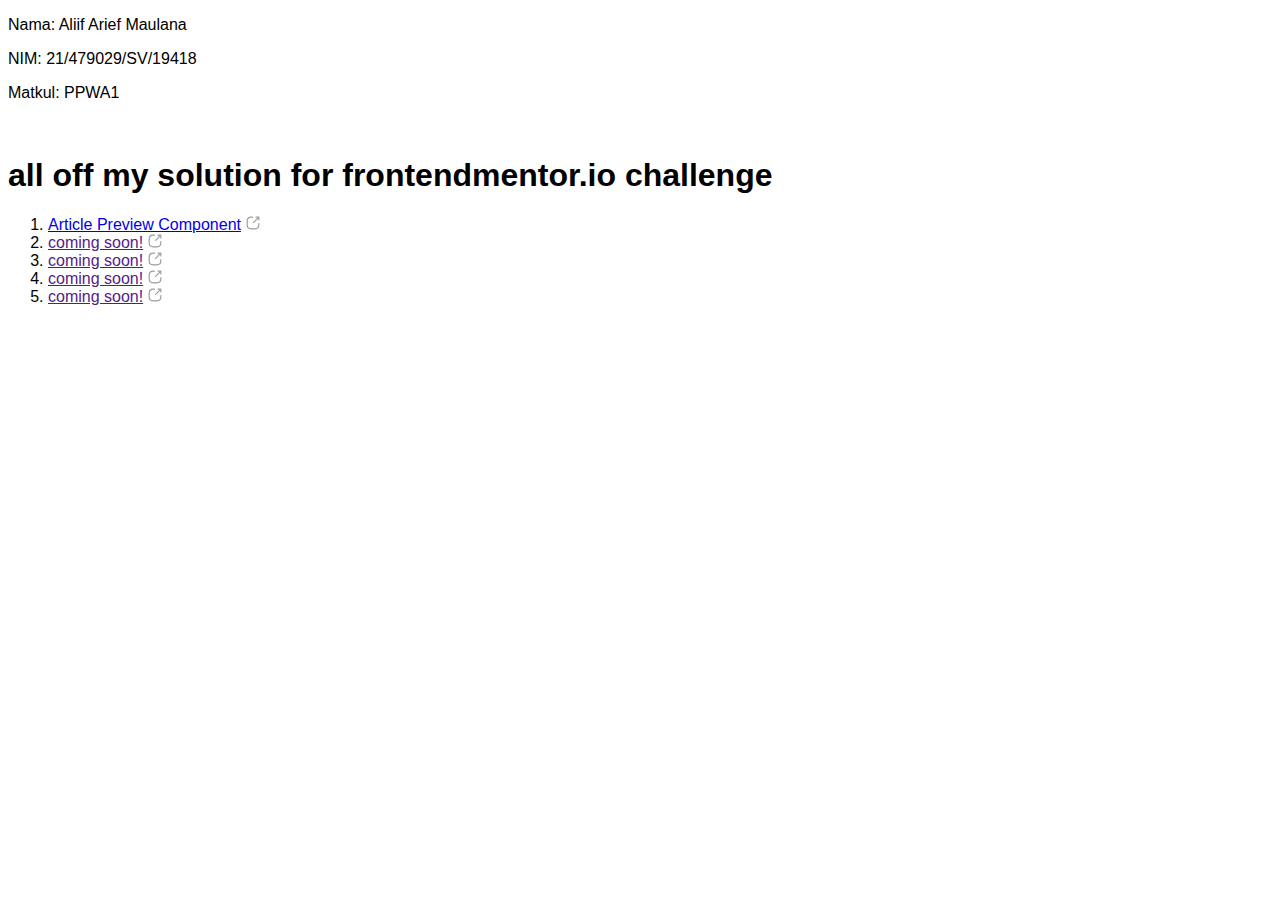
<file: index.html>
<!DOCTYPE html>
<html lang="en">
<head>
    <meta charset="UTF-8">
    <meta http-equiv="X-UA-Compatible" content="IE=edge">
    <meta name="viewport" content="width=device-width, initial-scale=1.0">
    <title>all off my solution for frontendmentor.io challenge</title>

    <style>
        * {
            font-family: Arial, Helvetica, sans-serif;
        }

        a::after {
            content: '';
            width: 14px;
            height: 14px;
            display: inline-block;
            margin: 0 5px;
            background: url("data:image/svg+xml,<svg xmlns='http://www.w3.org/2000/svg' viewBox='0 0 24 24' fill='none' stroke='%23989b9f' stroke-width='2' stroke-linecap='round' stroke-linejoin='round'><path d='M13 11L21.2 2.80005'/><path d='M22 6.8V2H17.2'/><path d='M11 2H9C4 2 2 4 2 9V15C2 20 4 22 9 22H15C20 22 22 20 22 15V13'/></svg>") center / 14px no-repeat;
        }
    </style>
</head>
<body>
    

    <p>Nama: Aliif Arief Maulana</p>
    <p>NIM: 21/479029/SV/19418</p>
    <p>Matkul: PPWA1</p>

    <br>
    <h1>all off my solution for frontendmentor.io challenge</h1>
    <ol>
        <li><a href="/01/index.html" target="_blank">Article Preview Component</a></li>
        <li><a href="">coming soon!</a></li>
        <li><a href="">coming soon!</a></li>
        <li><a href="">coming soon!</a></li>
        <li><a href="">coming soon!</a></li>
    </ol>
</body>
</html>
</file>
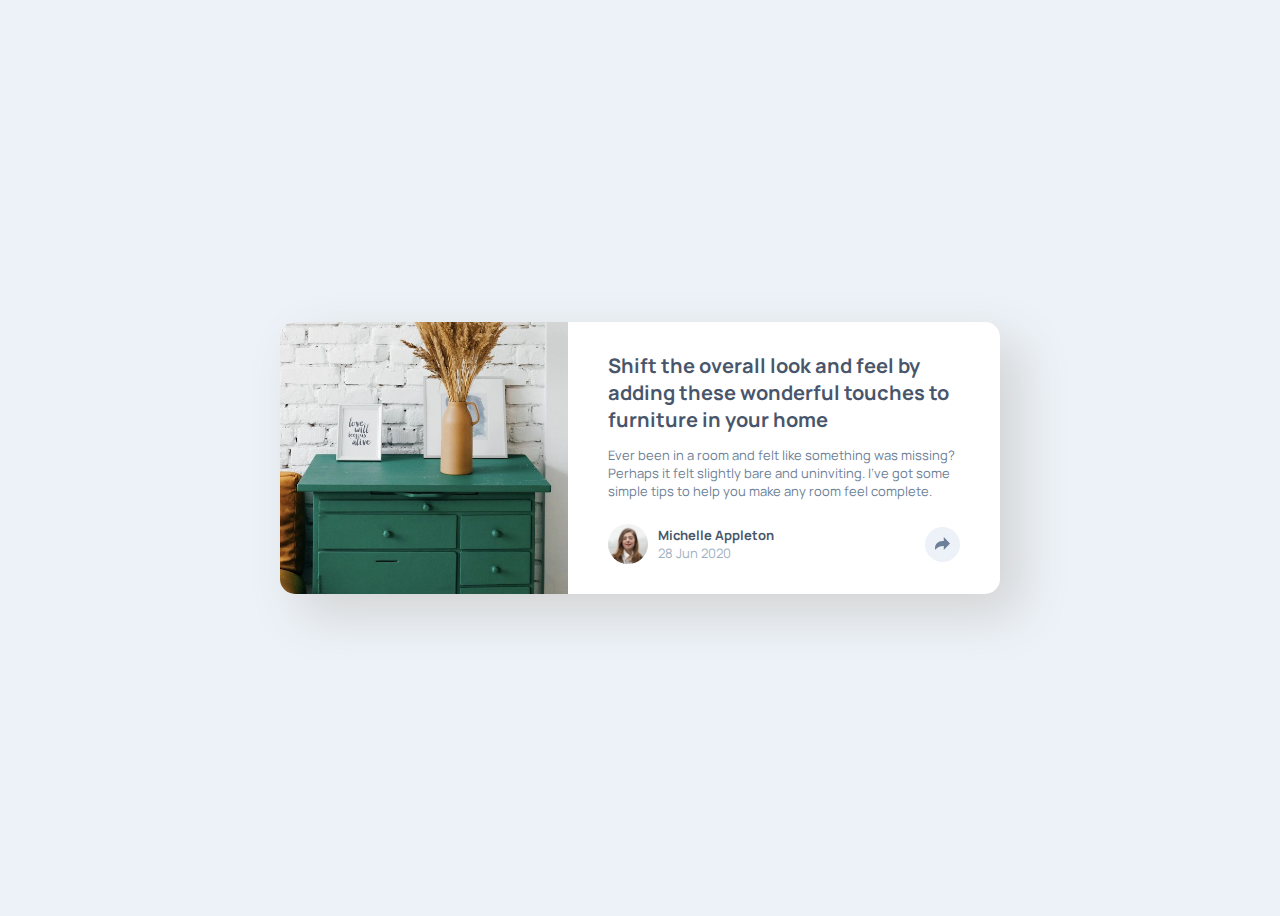
<file: 01/index.html>
<!DOCTYPE html>
<html lang="en">
<head>
    <meta charset="UTF-8">
    <meta http-equiv="X-UA-Compatible" content="IE=edge">
    <meta name="viewport" content="width=device-width, initial-scale=1.0">
    <link rel="stylesheet" href="style.css">
    <title>Article preview component challenge</title>
</head>
<body>
    <div class="card">
        <img src="./img/drawers.jpg" alt="" class="card-image">
        <div class="card-main">
            <h1 class="card-title">Shift the overall look and feel by adding these wonderful touches to furniture in your home</h1>
            <p class="card-article">Ever been in a room and felt like something was missing? Perhaps it felt slightly bare and uninviting. I’ve got some simple tips to help you make any room feel complete.</p>
            
            <div class="footer">
                <div class="popshare" id="popshare">
                    <p>SHARE</p>
                    <div class="sosmed">
                        <svg xmlns="http://www.w3.org/2000/svg" width="20" height="20"><path fill="#FFF" d="M18.896 0H1.104C.494 0 0 .494 0 1.104v17.793C0 19.506.494 20 1.104 20h9.58v-7.745H8.076V9.237h2.606V7.01c0-2.583 1.578-3.99 3.883-3.99 1.104 0 2.052.082 2.329.119v2.7h-1.598c-1.254 0-1.496.597-1.496 1.47v1.928h2.989l-.39 3.018h-2.6V20h5.098c.608 0 1.102-.494 1.102-1.104V1.104C20 .494 19.506 0 18.896 0z"/></svg>
                        <svg xmlns="http://www.w3.org/2000/svg" width="20" height="17"><path fill="#FFF" d="M20 2.172a8.192 8.192 0 01-2.357.646 4.11 4.11 0 001.804-2.27 8.22 8.22 0 01-2.605.996A4.096 4.096 0 0013.847.248c-2.65 0-4.596 2.472-3.998 5.037A11.648 11.648 0 011.392 1a4.109 4.109 0 001.27 5.478 4.086 4.086 0 01-1.858-.513c-.045 1.9 1.318 3.679 3.291 4.075a4.113 4.113 0 01-1.853.07 4.106 4.106 0 003.833 2.849A8.25 8.25 0 010 14.658a11.616 11.616 0 006.29 1.843c7.618 0 11.922-6.434 11.663-12.205A8.354 8.354 0 0020 2.172z"/></svg>
                        <svg xmlns="http://www.w3.org/2000/svg" width="20" height="20"><path fill="#FFF" d="M10 0C4.478 0 0 4.477 0 10c0 4.237 2.636 7.855 6.356 9.312-.088-.791-.167-2.005.035-2.868.182-.78 1.172-4.97 1.172-4.97s-.299-.6-.299-1.486c0-1.39.806-2.428 1.81-2.428.852 0 1.264.64 1.264 1.408 0 .858-.545 2.14-.828 3.33-.236.995.5 1.807 1.48 1.807 1.778 0 3.144-1.874 3.144-4.58 0-2.393-1.72-4.068-4.177-4.068-2.845 0-4.515 2.135-4.515 4.34 0 .859.331 1.781.745 2.281a.3.3 0 01.069.288l-.278 1.133c-.044.183-.145.223-.335.134-1.249-.581-2.03-2.407-2.03-3.874 0-3.154 2.292-6.052 6.608-6.052 3.469 0 6.165 2.473 6.165 5.776 0 3.447-2.173 6.22-5.19 6.22-1.013 0-1.965-.525-2.291-1.148l-.623 2.378c-.226.869-.835 1.958-1.244 2.621.937.29 1.931.446 2.962.446 5.522 0 10-4.477 10-10S15.522 0 10 0z"/></svg>
                    </div>
                </div>
                <div class="profile">
                    <img src="./img/avatar-michelle.jpg" alt="" class="avatar">
                    <div class="profile-meta">
                        <p class="avatar-name" style="margin: 0;">Michelle Appleton</p>
                        <p class="date" style="margin: 0;">28 Jun 2020</p>
                    </div>
                </div>
                <div class="share-button" onclick="popshare()">
                    <svg style="display: block;" xmlns="http://www.w3.org/2000/svg" width="15" height="13"><path fill="#6E8098" d="M15 6.495L8.766.014V3.88H7.441C3.33 3.88 0 7.039 0 10.936v2.049l.589-.612C2.59 10.294 5.422 9.11 8.39 9.11h.375v3.867L15 6.495z"/></svg>
                </div>
            </div>
        </div>
    </div>
<script src="./script.js"></script>
</body>
</html>
</file>
<file: 01/style.css>
@import url('https://fonts.googleapis.com/css2?family=Manrope:wght@500;700&display=swap');


body{
    height: 100vh;
    display: flex;
    justify-content: center;
    align-items: center;
    background: hsl(210, 46%, 95%);
    font-family: 'Manrope', sans-serif;
}

.card {
    margin: 0 auto;
    background: white;
    border-radius: 15px;
    width: 720px;
    height: fit-content;
    display: flex;
    flex-direction: row;
    box-shadow: 20px 20px 50px lightgray;
}

.card-title {
    color: hsl(217, 19%, 35%);
    font-family: 'Manrope', sans-serif;
    margin-top: 0;
    font-weight: 700;
    font-size: 20px;
}

.card-article {
    color: hsl(214, 17%, 51%);
    font-family: 'Manrope', sans-serif;
    font-size: 13px;
}

.card-image {
    width: 40%;
    object-fit: cover;
    border-radius: 15px 0 0 15px;
}

.card-main {
    padding: 30px 40px;
}

.avatar {
    border-radius: 50%;
    width: 40px;
    margin-right: 10px;
}

.profile {
    display: flex;
}

.footer {
    display: flex;
    position: relative;
    justify-content: space-between;
    align-items: center;
    margin-top: 24px;
}

.profile-meta {
    display: flex;
    flex-direction: column;
    justify-content: center;
}

.avatar-name {
    font-size: 13px;
    font-weight: 700;
    color: hsl(217, 19%, 35%);
}

.date{
    font-size: 13px;
    color: hsl(212, 23%, 69%);
}

.share-button {
    background: hsl(210, 46%, 95%);
    border-radius: 100%;
    width: 15px;
    height: 15px;
    padding: 10px;
    cursor: pointer;
}

.popshare {
    display: none;
    position: absolute;
    right: -22%;
    top: -150%;
    padding: 0px 20px;
    border-radius: 8px;
    width: 150px;
    background: hsl(217, 19%, 35%);
    color: hsl(212, 23%, 69%);
    align-items: center;
    justify-content: space-between;
    animation-duration: 0.3s;
    animation-fill-mode: both;
    animation-name: fadeInUp;
}

.popshare::after {
    content: "";
    position: absolute;
    top: 100%;
    left: 50%;
    margin-left: -5px;
    border-width: 5px;
    border-style: solid;
    border-color:  hsl(217, 19%, 35%) transparent transparent transparent;
}

.sosmed {
    display: flex;
}

.sosmed svg {
    margin: 7px;
}

@media only screen and (max-width: 768px) {

    body {
        height: 130vh;
    }

    .card {
        flex-direction: column;
        width: 320px;
        margin: 50% 0;
    }

    .card-main {
        padding: 35px 30px 25px;
    }

    .card-image {
        width: 100%;
        border-radius: 15px 15px 0 0;
    }

    .card-title {
        font-size: 16px;
    }

    .popshare {
        position: absolute;
        right: -12%;
        top: 2%;
        padding: 5px 20px;
        border-radius: 0 0 15px 15px;
        width: 108%;
    }

    .popshare::after {
        display: none;
    }
}

@-webkit-keyframes fadeInUp {
    0% {
        opacity: 0;
        -webkit-transform: translateY(20px);
     }
     100% {
        opacity: 1;
        -webkit-transform: translateY(0);
     }
  }
  
@keyframes fadeInUp {
    0% {
        opacity: 0;
        transform: translateY(20px);
    }
    100% {
        opacity: 1;
        transform: translateY(0);
    }
}

@-webkit-keyframes fadeOutDown {
    0% {
       opacity: 1;
       -webkit-transform: translateY(0);
    }
    100% {
       opacity: 0;
       -webkit-transform: translateY(20px);
    }
 }
 
 @keyframes fadeOutDown {
    0% {
       opacity: 1;
       transform: translateY(0);
    }
    100% {
       opacity: 0;
       transform: translateY(20px);
    }
 }

/*
- Very Dark Grayish Blue: hsl(217, 19%, 35%)
- Desaturated Dark Blue: hsl(214, 17%, 51%)
- Grayish Blue: hsl(212, 23%, 69%)
- Light Grayish Blue: hsl(210, 46%, 95%)
*/
</file>
